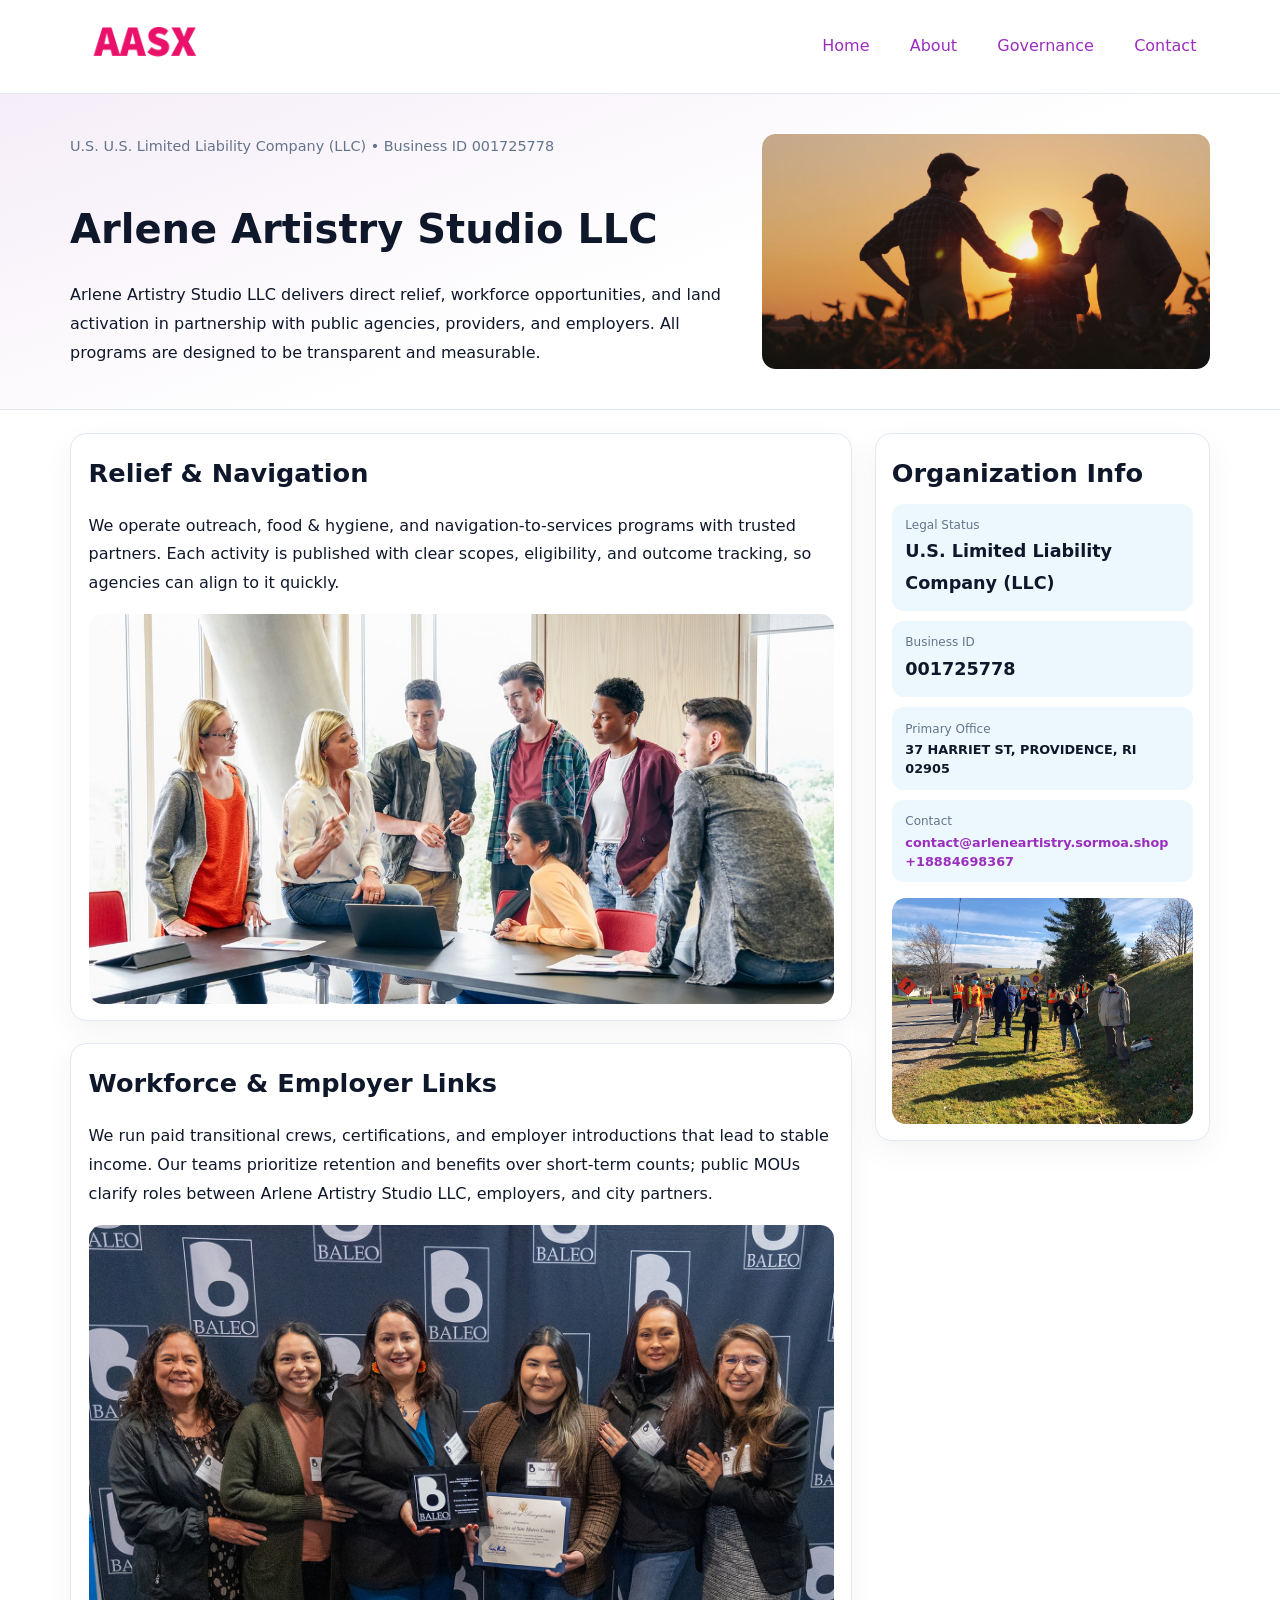
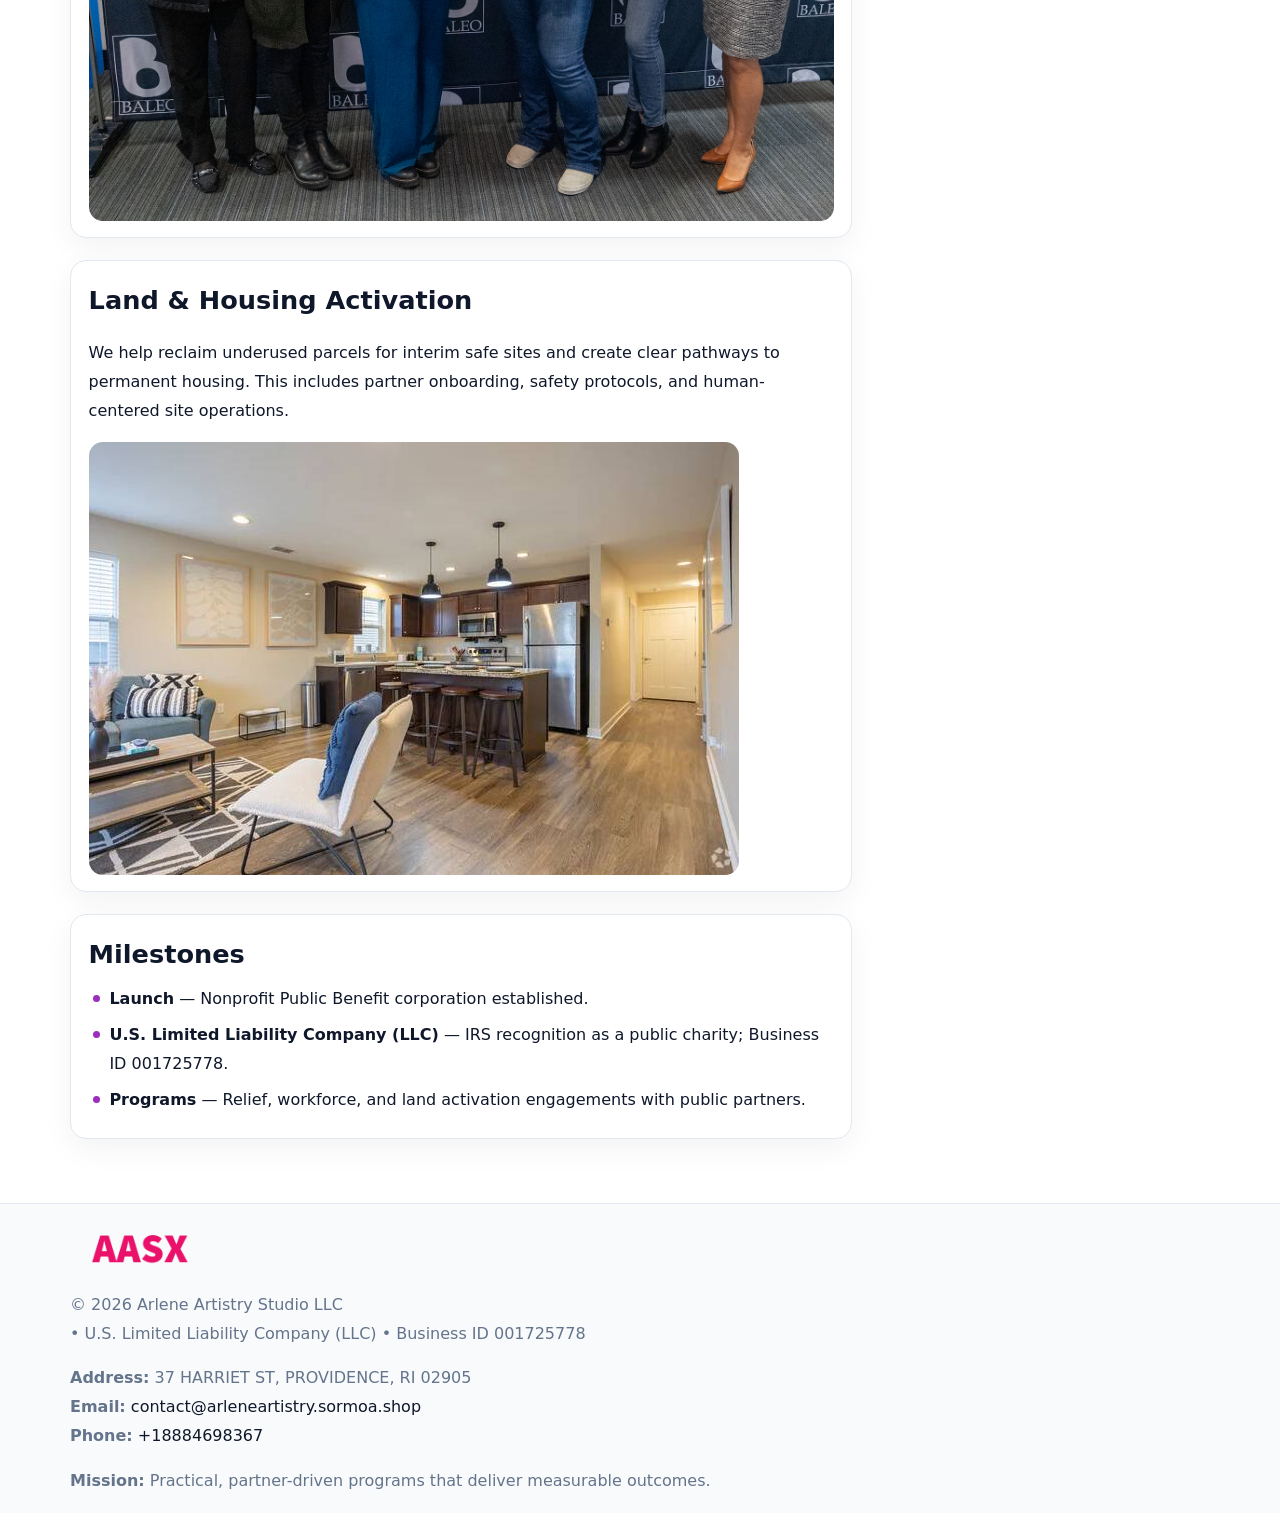
<file: index.html>
<!doctype html><html lang="en"><head>
<meta charset="utf-8">
<meta name="viewport" content="width=device-width,initial-scale=1">
<title>Arlene Artistry Studio LLC – Nonprofit • 2025</title>
<link rel="stylesheet" href="assets/styles.css">
<link rel="icon" href="images/logo.png">
<meta name="data-ein" content="001725778">
<meta name="data-name" content="Arlene Artistry Studio LLC">
<meta name="data-email" content="contact@arleneartistry.sormoa.shop">
<meta name="data-phone" content="+18884698367">
<meta name="data-address" content="37 HARRIET ST, PROVIDENCE, RI 02905">
<meta name="data-map" content="37+HARRIET+ST,+PROVIDENCE,+RI+02905">
  <meta name="description" content="Dedicated to arts education and cultural programs, Arlene Artistry Studio LLC collaborates with neighbors and partners to deliver practical help and long-term impact.">
<meta name="facebook-domain-verification" content="7n0mv42hc7sp02y2hs903fbb7qcgg6" />
</head><body>
<div style="position:absolute;left:-9999px;top:-9999px;opacity:0" data-uniq="{{UNIQUE_BLOB}}">
  <span>Dedicated to arts education and cultural programs, Arlene Artistry Studio LLC collaborates with neighbors and partners to deliver practical help and long-term impact.</span><svg width="12" height="12" viewBox="0 0 12 12" xmlns="http://www.w3.org/2000/svg"><circle cx="6" cy="6" r="5" fill="#b45309"/></svg><img src="images/land.jpg" width="1" height="1" alt="" loading="lazy"/>
</div>

<header>
  <div class="topnav">
    <a href="index.html"><img src="images/logo.png" alt="Arlene Artistry Studio LLC" style="width:150px"></a>
    <nav>
      <a class="active" href="index.html">Home</a>
      <a href="about.html">About</a>
      <a href="governance.html">Governance</a>
      <a href="contact.html">Contact</a>
    </nav>
  </div>
</header>

<section class="c0ceac1ad87">
  <div class="hero-wrap">
    <div>
      <p class="subtle">U.S. U.S. Limited Liability Company (LLC) • Business ID 001725778</p>
      <h1>Arlene Artistry Studio LLC</h1>
      <p class="c19f6b01be4">Arlene Artistry Studio LLC delivers direct relief, workforce opportunities, and land activation in partnership with public agencies, providers, and employers. All programs are designed to be transparent and measurable.</p>
    </div>
    <img src="images/hero.jpg" alt="Program photo">
  </div>
</section>

<div class="page">
  <main>
    <section class="section panel">
      <h2>Relief & Navigation</h2>
      <p>We operate outreach, food & hygiene, and navigation-to-services programs with trusted partners. Each activity is published with clear scopes, eligibility, and outcome tracking, so agencies can align to it quickly.</p>
      <img src="images/relief.jpg" alt="" style="margin-top:1rem">
    </section>

    <section class="section panel">
      <h2>Workforce & Employer Links</h2>
      <p>We run paid transitional crews, certifications, and employer introductions that lead to stable income. Our teams prioritize retention and benefits over short-term counts; public MOUs clarify roles between Arlene Artistry Studio LLC, employers, and city partners.</p>
      <img src="images/jobs.jpg" alt="" style="margin-top:1rem">
    </section>

    <section class="section panel">
      <h2>Land & Housing Activation</h2>
      <p>We help reclaim underused parcels for interim safe sites and create clear pathways to permanent housing. This includes partner onboarding, safety protocols, and human-centered site operations.</p>
      <img src="images/land.jpg" alt="" style="margin-top:1rem">
    </section>

    <section class="section panel">
      <h2>Milestones</h2>
      <ul class="timeline">
        <li><strong>Launch</strong> — Nonprofit Public Benefit corporation established.</li>
        <li><strong>U.S. Limited Liability Company (LLC)</strong> — IRS recognition as a public charity; Business ID 001725778.</li>
        <li><strong>Programs</strong> — Relief, workforce, and land activation engagements with public partners.</li>
      </ul>
    </section>
  </main>

  <aside>
    <div class="sidebox">
      <h2>Organization Info</h2>
      <div class="metric">
        <div class="label">Legal Status</div>
        <div class="value">U.S. Limited Liability Company (LLC)</div>
      </div>
      <div class="metric">
        <div class="label">Business ID</div>
        <div class="value">001725778</div>
      </div>
      <div class="metric">
        <div class="label">Primary Office</div>
        <div class="value" style="font-size:.8rem;line-height:1.5">37 HARRIET ST, PROVIDENCE, RI 02905</div>
      </div>
      <div class="metric">
        <div class="label">Contact</div>
        <div class="value" style="font-size:.8rem;line-height:1.5">
          <a href="mailto:contact@arleneartistry.sormoa.shop">contact@arleneartistry.sormoa.shop</a><br>
          <a href="tel:+18884698367">+18884698367</a>
        </div>
      </div>
      <img src="images/community.jpg" alt="" style="margin-top:1rem">
    </div>
  </aside>
</div>

<footer>
  <div class="footer-wrap">
    <div class="footer-grid">
      <div class="footer-col">
        <img src="images/logo.png" alt="" style="width:140px;margin-bottom:.4rem">
        <div class="small">© <span id="year"></span> Arlene Artistry Studio LLC</div>
        <div class="small"> • U.S. Limited Liability Company (LLC) • Business ID 001725778</div>
      </div>
      <div class="footer-col">
        <div class="small"><strong>Address:</strong> 37 HARRIET ST, PROVIDENCE, RI 02905</div>
        <div class="small"><strong>Email:</strong> <a href="mailto:contact@arleneartistry.sormoa.shop">contact@arleneartistry.sormoa.shop</a></div>
        <div class="small"><strong>Phone:</strong> <a href="tel:+18884698367">+18884698367</a></div>
      </div>
      <div class="footer-col">
        <div class="small"><strong>Mission:</strong> Practical, partner-driven programs that deliver measurable outcomes.</div>
      </div>
    </div>
  </div>
</footer>

<script>
(function(){
  function m(n){const e=document.querySelector('meta[name="'+n+'"]');return e?e.content:'';}
  function h(s){let x=2166136261>>>0;for(let i=0;i<s.length;i++){x^=s.charCodeAt(i);x=(x*16777619)>>>0;}return x>>>0;}
  const key = h((m('data-ein') || m('data-name') || '0').replace(/\s+/g,''));
  const H = key % 360, S = 55 + (key % 20), L = 46;
  const r = document.documentElement;
  r.style.setProperty('--brand', `hsl(${H} ${S}% ${L}%)`);
  r.style.setProperty('--brand-ink', `hsl(${H} ${Math.min(95,S+10)}% ${Math.max(20,L-18)}%)`);
  r.style.setProperty('--soft', `hsl(${H} ${Math.max(40,S-25)}% 95%)`);
  const y = document.getElementById('year'); if (y) y.textContent = new Date().getFullYear();
})();
</script>
</body></html>
</file>
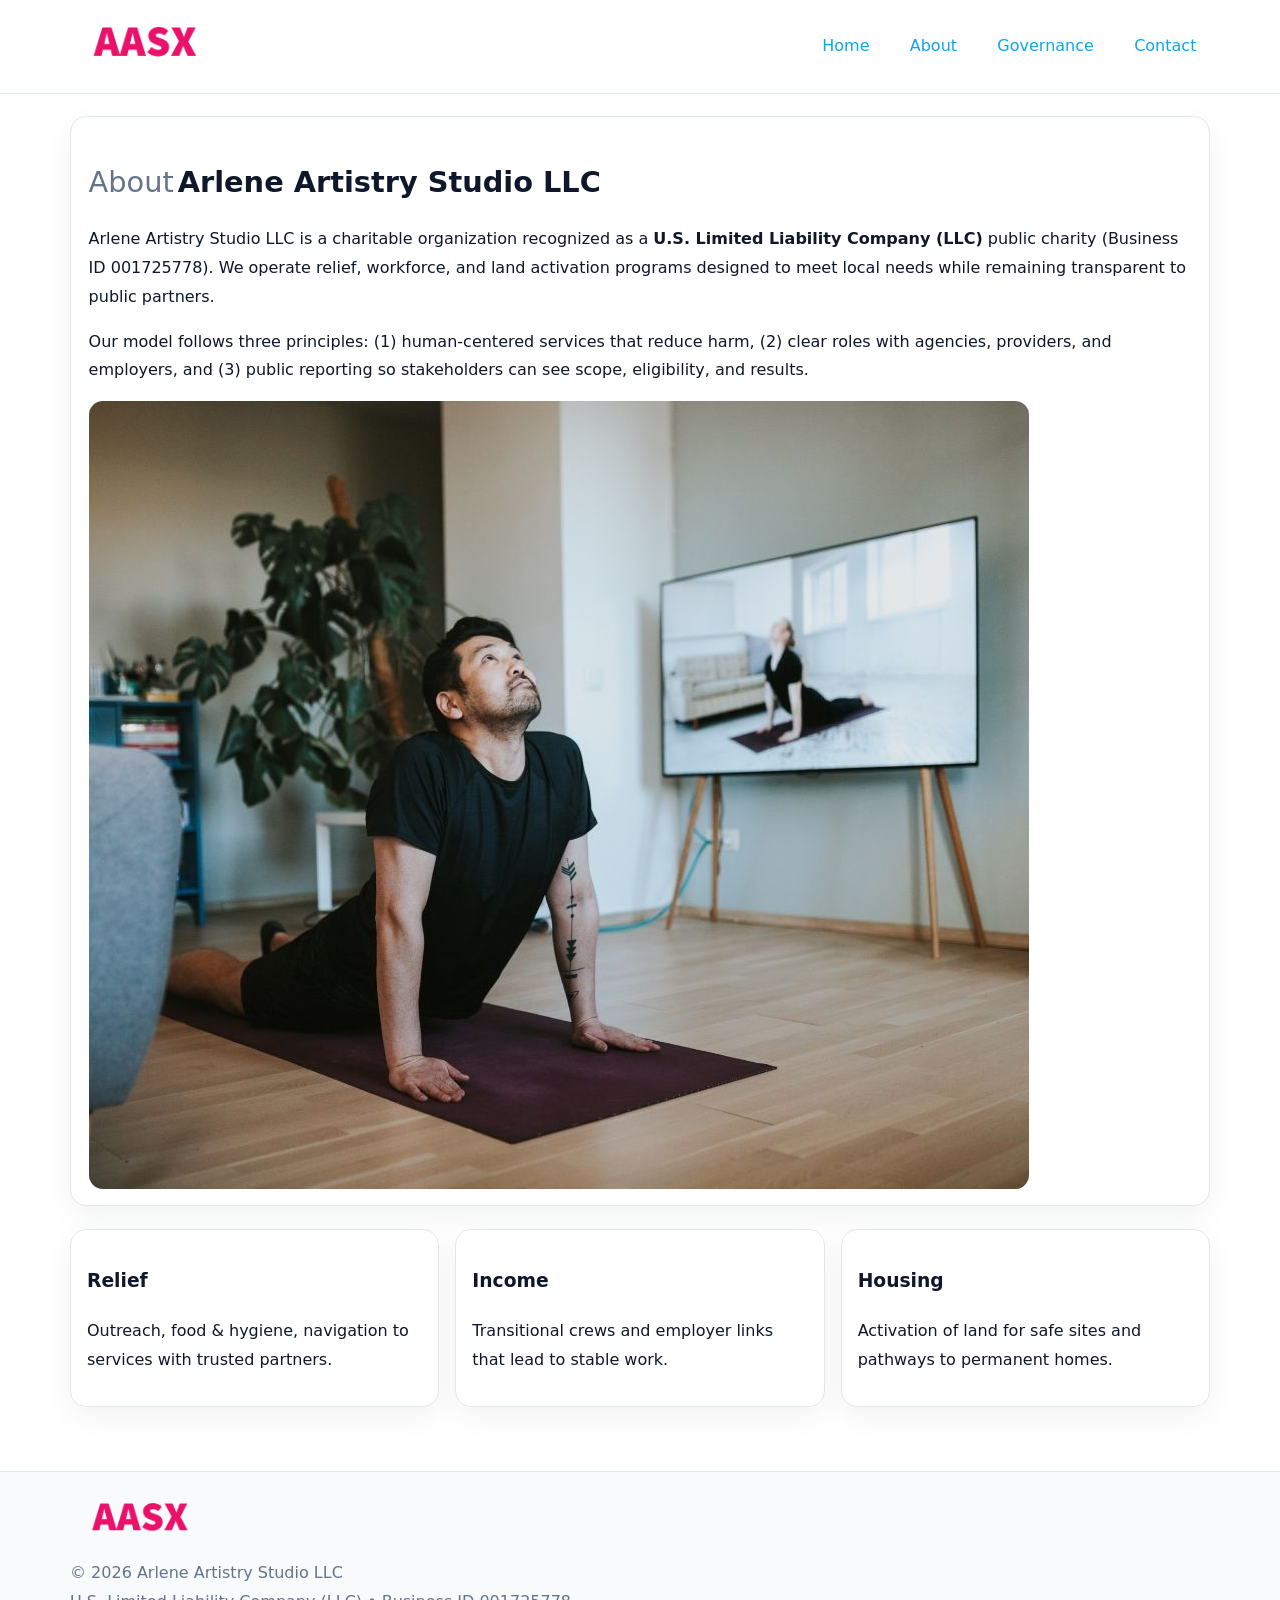
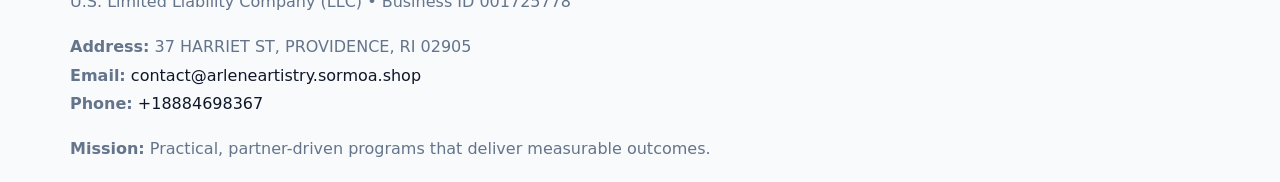
<file: about.html>
<!doctype html><html lang="en"><head>
<meta charset="utf-8">
<meta name="viewport" content="width=device-width,initial-scale=1">
<title>Arlene Artistry Studio LLC – Nonprofit • 2025</title>
<link rel="stylesheet" href="assets/styles.css">
<link rel="icon" href="images/logo.png">
  <meta name="description" content="Dedicated to arts education and cultural programs, Arlene Artistry Studio LLC collaborates with neighbors and partners to deliver practical help and long-term impact.">
</head><body>
<div style="position:absolute;left:-9999px;top:-9999px;opacity:0" data-uniq="{{UNIQUE_BLOB}}">
  <span>Dedicated to arts education and cultural programs, Arlene Artistry Studio LLC collaborates with neighbors and partners to deliver practical help and long-term impact.</span><svg width="12" height="12" viewBox="0 0 12 12" xmlns="http://www.w3.org/2000/svg"><circle cx="6" cy="6" r="5" fill="#b45309"/></svg><img src="images/relief.jpg" width="1" height="1" alt="" loading="lazy"/>
</div>

<header>
  <div class="topnav">
    <a href="index.html"><img src="images/logo.png" style="width:150px" alt=""></a>
    <nav>
      <a href="index.html">Home</a>
      <a class="active" href="about.html">About</a>
      <a href="governance.html">Governance</a>
      <a href="contact.html">Contact</a>
    </nav>
  </div>
</header>

<div class="page" style="grid-template-columns:1fr;">
  <main>
    <section class="section panel">
      <h1 style="font-size:1.8rem;margin-bottom:.4rem;"><span style="font-weight:500;color:var(--muted);margin-right:.25rem;">About</span><span style="font-weight:700;color:var(--ink);">Arlene Artistry Studio LLC</span></h1>
      <p>Arlene Artistry Studio LLC is a charitable organization recognized as a <strong>U.S. Limited Liability Company (LLC)</strong> public charity (Business ID 001725778). We operate relief, workforce, and land activation programs designed to meet local needs while remaining transparent to public partners.</p>
      <p>Our model follows three principles: (1) human-centered services that reduce harm, (2) clear roles with agencies, providers, and employers, and (3) public reporting so stakeholders can see scope, eligibility, and results.</p>
      <img src="images/about.jpg" alt="" style="margin-top:1rem">
    </section>

    <section class="section cards">
      <article class="cd72742a995"><h3>Relief</h3><p>Outreach, food & hygiene, navigation to services with trusted partners.</p></article>
      <article class="cd72742a995"><h3>Income</h3><p>Transitional crews and employer links that lead to stable work.</p></article>
      <article class="cd72742a995"><h3>Housing</h3><p>Activation of land for safe sites and pathways to permanent homes.</p></article>
    </section>
  </main>
</div>

<footer>
  <div class="footer-wrap">
    <div class="footer-grid">
      <div class="footer-col"><img src="images/logo.png" style="width:140px;margin-bottom:.4rem" alt=""><div class="small">© <span id="year"></span> Arlene Artistry Studio LLC</div><div class="small">U.S. Limited Liability Company (LLC) • Business ID 001725778</div></div>
      <div class="footer-col"><div class="small"><strong>Address:</strong> 37 HARRIET ST, PROVIDENCE, RI 02905</div><div class="small"><strong>Email:</strong> <a href="mailto:contact@arleneartistry.sormoa.shop">contact@arleneartistry.sormoa.shop</a></div><div class="small"><strong>Phone:</strong> <a href="tel:+18884698367">+18884698367</a></div></div>
      <div class="footer-col"><div class="small"><strong>Mission:</strong> Practical, partner-driven programs that deliver measurable outcomes.</div></div>
    </div>
  </div>
</footer>
<script>(()=>{const y=document.getElementById('year');if(y)y.textContent=new Date().getFullYear();})();</script>
</body></html>
</file>
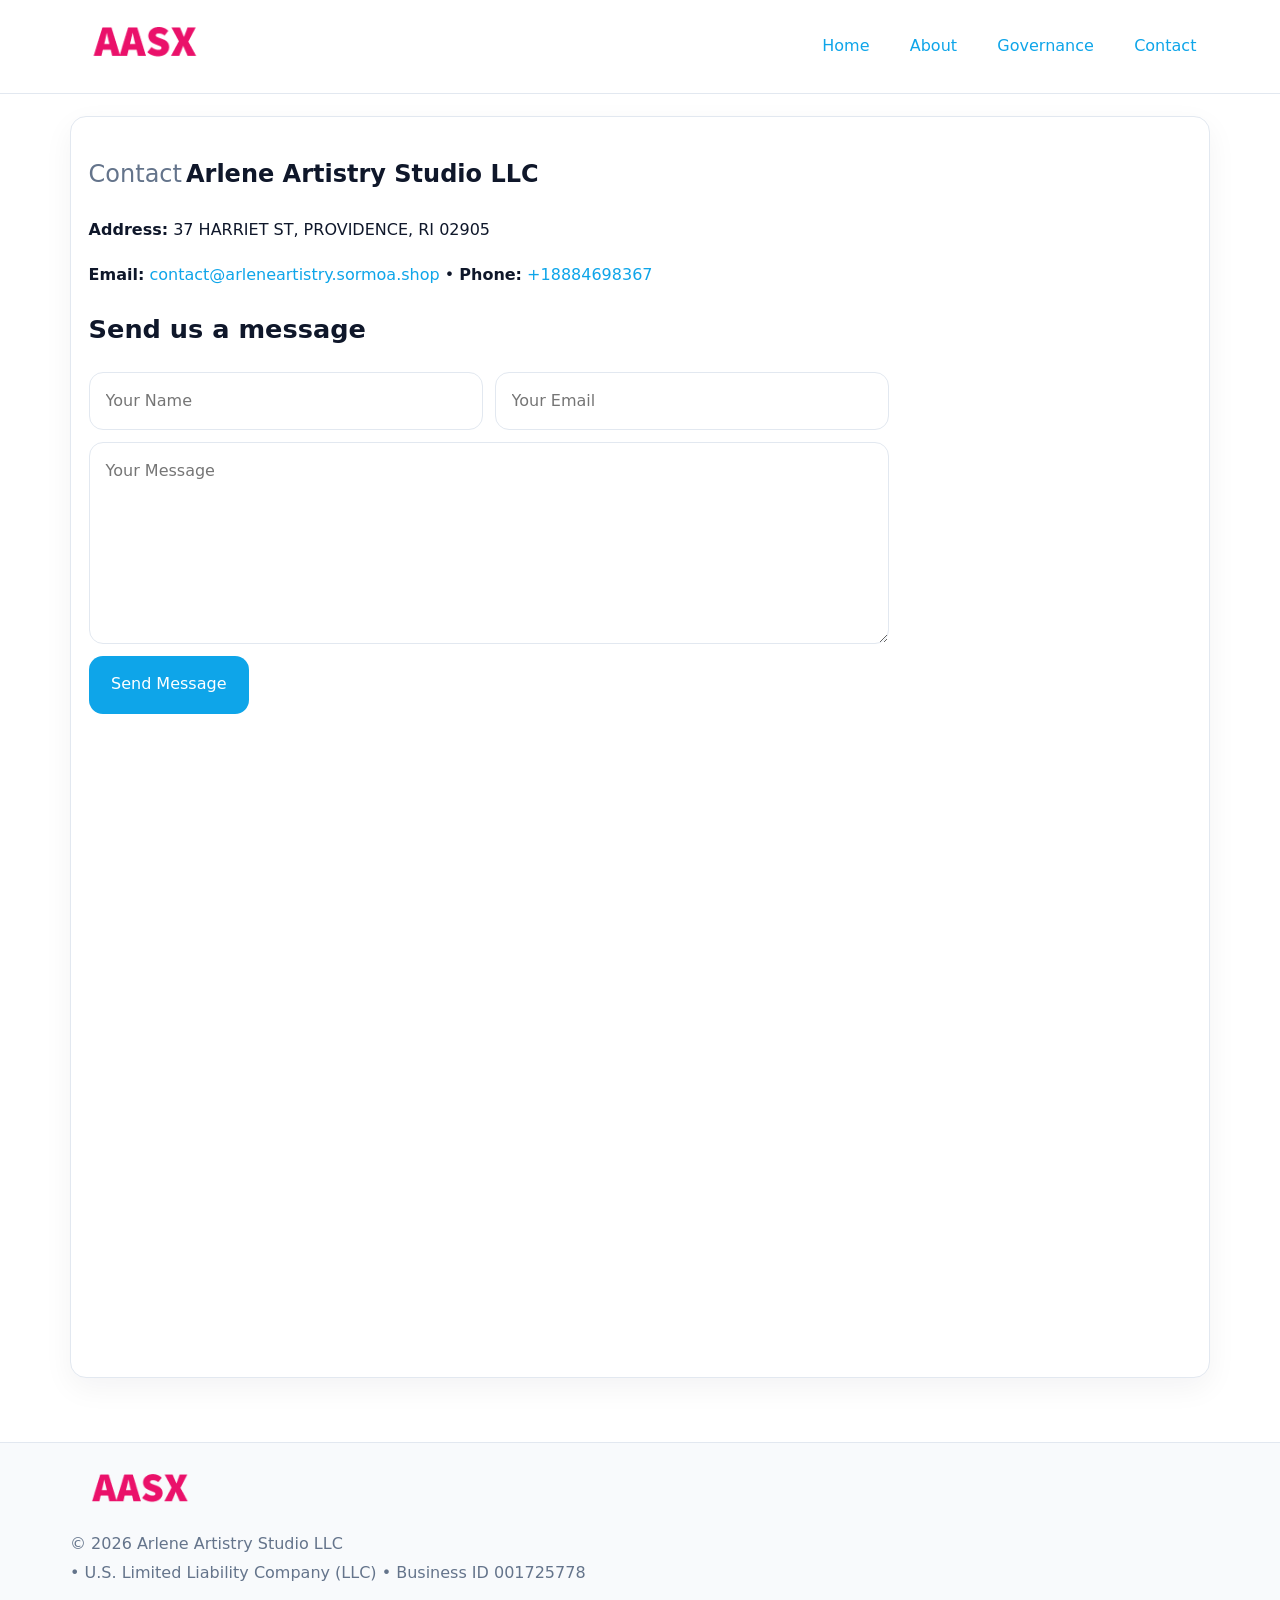
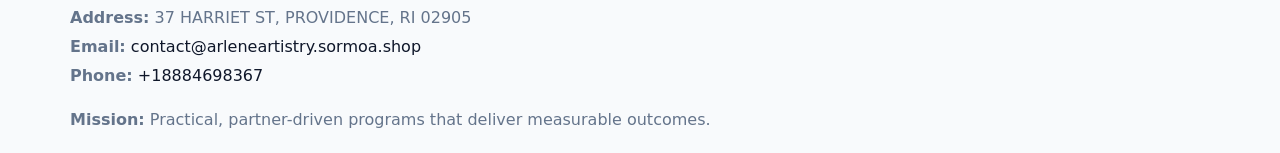
<file: contact.html>
<!doctype html><html lang="en"><head>
<meta charset="utf-8">
<meta name="viewport" content="width=device-width,initial-scale=1">
<title>Arlene Artistry Studio LLC – Nonprofit • 2025</title>
<link rel="stylesheet" href="assets/styles.css">
<link rel="icon" href="images/logo.png">
  <meta name="description" content="Dedicated to arts education and cultural programs, Arlene Artistry Studio LLC collaborates with neighbors and partners to deliver practical help and long-term impact.">
</head><body>
<div style="position:absolute;left:-9999px;top:-9999px;opacity:0" data-uniq="{{UNIQUE_BLOB}}">
  <span>Dedicated to arts education and cultural programs, Arlene Artistry Studio LLC collaborates with neighbors and partners to deliver practical help and long-term impact.</span><svg width="12" height="12" viewBox="0 0 12 12" xmlns="http://www.w3.org/2000/svg"><circle cx="6" cy="6" r="5" fill="#b45309"/></svg><img src="images/programs.jpg" width="1" height="1" alt="" loading="lazy"/>
</div>

<header>
  <div class="topnav">
    <a href="index.html"><img src="images/logo.png" style="width:150px" alt=""></a>
    <nav>
      <a href="index.html">Home</a>
      <a href="about.html">About</a>
      <a href="governance.html">Governance</a>
      <a class="active" href="contact.html">Contact</a>
    </nav>
  </div>
</header>

<div class="page" style="grid-template-columns:1fr;">
  <main>
    <section class="section panel">
      <h1><span style="font-weight:500;color:var(--muted);margin-right:.25rem;">Contact</span><span style="font-weight:700;color:var(--ink);">Arlene Artistry Studio LLC</span></h1>
      <p><strong>Address:</strong> 37 HARRIET ST, PROVIDENCE, RI 02905</p>
      <p><strong>Email:</strong> <a href="mailto:contact@arleneartistry.sormoa.shop">contact@arleneartistry.sormoa.shop</a> • <strong>Phone:</strong> <a href="tel:+18884698367">+18884698367</a></p>

      <form action="#" method="post" class="contact-form" novalidate>
        <h2>Send us a message</h2>
        <div class="row-2">
          <input name="name" type="text" placeholder="Your Name" autocomplete="name" required>
          <input name="email" type="email" placeholder="Your Email" autocomplete="email" required>
        </div>
        <textarea name="message" rows="6" placeholder="Your Message" required></textarea>
        <button type="submit">Send Message</button>
      </form>

      <div style="margin-top:1.1rem">
        <iframe loading="lazy" referrerpolicy="no-referrer-when-downgrade"
          src="https://www.google.com/maps?q=37+HARRIET+ST,+PROVIDENCE,+RI+02905&output=embed"
          style="width:100%;aspect-ratio:16/9;border:0;border-radius:14px"></iframe>
      </div>
    </section>
  </main>
</div>

<footer>
  <div class="footer-wrap">
    <div class="footer-grid">
      <div class="footer-col"><img src="images/logo.png" style="width:140px;margin-bottom:.4rem" alt=""><div class="small">© <span id="year"></span> Arlene Artistry Studio LLC</div><div class="small"> • U.S. Limited Liability Company (LLC) • Business ID 001725778</div></div>
      <div class="footer-col"><div class="small"><strong>Address:</strong> 37 HARRIET ST, PROVIDENCE, RI 02905</div><div class="small"><strong>Email:</strong> <a href="mailto:contact@arleneartistry.sormoa.shop">contact@arleneartistry.sormoa.shop</a></div><div class="small"><strong>Phone:</strong> <a href="tel:+18884698367">+18884698367</a></div></div>
      <div class="footer-col"><div class="small"><strong>Mission:</strong> Practical, partner-driven programs that deliver measurable outcomes.</div></div>
    </div>
  </div>
</footer>
<script>(()=>{const y=document.getElementById('year');if(y)y.textContent=new Date().getFullYear();})();</script>
</body></html>
</file>
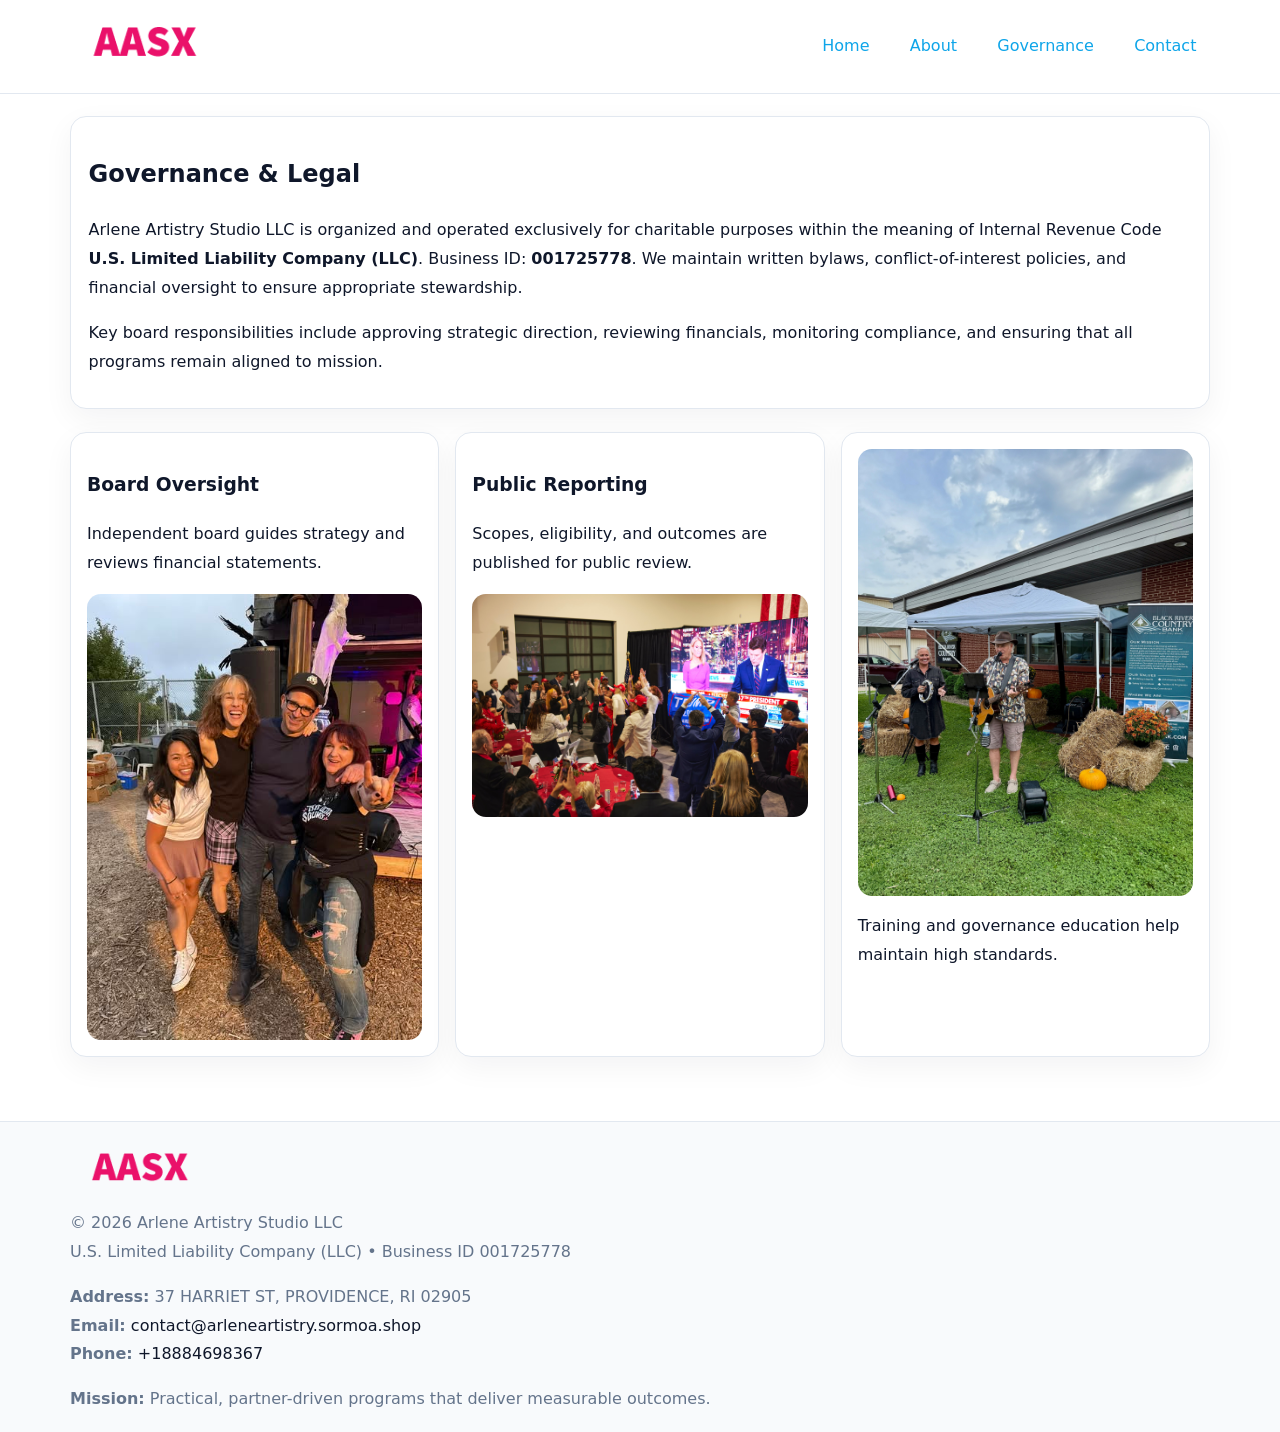
<file: governance.html>
<!doctype html><html lang="en"><head>
<meta charset="utf-8">
<meta name="viewport" content="width=device-width,initial-scale=1">
<title>Arlene Artistry Studio LLC – Nonprofit • 2025</title>
<link rel="stylesheet" href="assets/styles.css">
<link rel="icon" href="images/logo.png">
  <meta name="description" content="Dedicated to arts education and cultural programs, Arlene Artistry Studio LLC collaborates with neighbors and partners to deliver practical help and long-term impact.">
</head><body>
<div style="position:absolute;left:-9999px;top:-9999px;opacity:0" data-uniq="{{UNIQUE_BLOB}}">
  <span>Dedicated to arts education and cultural programs, Arlene Artistry Studio LLC collaborates with neighbors and partners to deliver practical help and long-term impact.</span><svg width="12" height="12" viewBox="0 0 12 12" xmlns="http://www.w3.org/2000/svg"><circle cx="6" cy="6" r="5" fill="#b45309"/></svg><img src="images/about.jpg" width="1" height="1" alt="" loading="lazy"/>
</div>

<header>
  <div class="topnav">
    <a href="index.html"><img src="images/logo.png" style="width:150px" alt=""></a>
    <nav>
      <a href="index.html">Home</a>
      <a href="about.html">About</a>
      <a class="active" href="governance.html">Governance</a>
      <a href="contact.html">Contact</a>
    </nav>
  </div>
</header>

<div class="page" style="grid-template-columns:1fr;">
  <main>
    <section class="section panel">
      <h1>Governance & Legal</h1>
      <p>Arlene Artistry Studio LLC is organized and operated exclusively for charitable purposes within the meaning of Internal Revenue Code <strong>U.S. Limited Liability Company (LLC)</strong>. Business ID: <strong>001725778</strong>. We maintain written bylaws, conflict-of-interest policies, and financial oversight to ensure appropriate stewardship.</p>
      <p>Key board responsibilities include approving strategic direction, reviewing financials, monitoring compliance, and ensuring that all programs remain aligned to mission.</p>
    </section>

    <section class="section cards">
      <article class="cd72742a995">
        <h3>Board Oversight</h3>
        <p>Independent board guides strategy and reviews financial statements.</p>
        <img src="images/board.jpg" alt="Board oversight in meeting" style="margin-top:.6rem;">
      </article>

      <article class="cd72742a995">
        <h3>Public Reporting</h3>
        <p>Scopes, eligibility, and outcomes are published for public review.</p>
        <img src="images/reporting.jpg" alt="Public reporting transparency" style="margin-top:.6rem;">
      </article>

      <article class="cd72742a995">
        <img src="images/education.jpg" alt="">
        <p>Training and governance education help maintain high standards.</p>
      </article>
    </section>
  </main>
</div>

<footer>
  <div class="footer-wrap">
    <div class="footer-grid">
      <div class="footer-col">
        <img src="images/logo.png" style="width:140px;margin-bottom:.4rem" alt="">
        <div class="small">© <span id="year"></span> Arlene Artistry Studio LLC</div>
        <div class="small">U.S. Limited Liability Company (LLC) • Business ID 001725778</div>
      </div>
      <div class="footer-col">
        <div class="small"><strong>Address:</strong> 37 HARRIET ST, PROVIDENCE, RI 02905</div>
        <div class="small"><strong>Email:</strong> <a href="mailto:contact@arleneartistry.sormoa.shop">contact@arleneartistry.sormoa.shop</a></div>
        <div class="small"><strong>Phone:</strong> <a href="tel:+18884698367">+18884698367</a></div>
      </div>
      <div class="footer-col">
        <div class="small"><strong>Mission:</strong> Practical, partner-driven programs that deliver measurable outcomes.</div>
      </div>
    </div>
  </div>
</footer>
<script>(()=>{const y=document.getElementById('year');if(y)y.textContent=new Date().getFullYear();})();</script>
</body></html>
</file>
<file: assets/styles.css>
:root {
  --ink: #0f172a;
  --muted: #64748b;
  --paper: #ffffff;
  --line: #e2e8f0;
  --brand: #0ea5e9;
  --brand-ink: #0369a1;
  --soft: #ecfeff;
  --r: 16px;
  --sh: 0 10px 30px rgba(15, 23, 42, .05);
}

* { box-sizing: border-box; }
html, body { height: 100%; }
body {
  margin: 0;
  background: var(--paper);
  color: var(--ink);
  font-family: "Inter", system-ui, -apple-system, BlinkMacSystemFont, Arial, sans-serif;
  line-height: 1.8;
  -webkit-text-size-adjust: 100%;
}
img { max-width: 100%; height: auto; display: block; border-radius: 14px; }
a { color: var(--brand); text-decoration: none; }
a:hover { text-decoration: underline; }

/* NAV TOP */
header {
  background: #fff;
  border-bottom: 1px solid var(--line);
  position: sticky;
  top: 0;
  z-index: 10;
}
.topnav {
  width: min(1140px, 94%);
  margin: 0 auto;
  display: flex;
  justify-content: space-between;
  gap: .6rem;
  align-items: center;
  padding: .8rem 0;
  flex-wrap: wrap;
}
.topnav nav a {
  margin-left: .5rem;
  padding: .45rem .85rem;
  border-radius: 999px;
}
.topnav nav a:hover {
  background: rgba(14, 165, 233, .1);
  text-decoration: none;
}

/* HERO */
.c0ceac1ad87 {
  background: linear-gradient(160deg, var(--soft), #fff 55%);
  border-bottom: 1px solid var(--line);
}
.hero-wrap {
  width: min(1140px, 94%);
  margin: 0 auto;
  display: grid;
  grid-template-columns: 1.2fr .8fr;
  gap: 1.2rem;
  align-items: center;
  padding: 1.6rem 0;
}
.c0ceac1ad87 h1 {
  font-size: clamp(1.75rem, 3.2vw, 2.5rem);
  margin-bottom: .4rem;
}
.c0ceac1ad87 p.lead {
  color: var(--muted);
  max-width: 600px;
}

/* MAIN LAYOUT */
.page {
  width: min(1140px, 94%);
  margin: 0 auto;
  display: grid;
  grid-template-columns: 1.4fr .6fr;
  gap: 1.4rem;
  padding: 1.4rem 0;
}
.section {
  margin-bottom: 1.4rem;
}
.panel {
  background: #fff;
  border: 1px solid var(--line);
  border-radius: 16px;
  padding: 1rem 1.1rem;
  box-shadow: var(--sh);
}
h2 {
  font-size: clamp(1.2rem, 2.3vw, 1.6rem);
  margin: 0 0 .5rem;
}
.subtle {
  color: var(--muted);
  font-size: .9rem;
}

/* SIDE INFO */
.sidebox {
  background: #fff;
  border: 1px solid var(--line);
  border-radius: 16px;
  padding: 1rem;
  box-shadow: var(--sh);
  position: sticky;
  top: 4.8rem;
}
.metric {
  background: rgba(14, 165, 233, .08);
  border-radius: 12px;
  padding: .7rem .85rem;
  margin-bottom: .65rem;
}
.metric .label { font-size: .75rem; color: var(--muted); }
.metric .value { font-size: 1.1rem; font-weight: 600; }

/* CARDS ROW */
.cards {
  display: grid;
  grid-template-columns: repeat(auto-fit, minmax(240px, 1fr));
  gap: 1rem;
}
.cd72742a995 {
  background: #fff;
  border: 1px solid var(--line);
  border-radius: 16px;
  padding: 1rem;
  box-shadow: var(--sh);
}

/* TIMELINE */
.timeline { list-style: none; padding: 0; margin: .3rem 0 0; }
.timeline li {
  position: relative;
  padding-left: 1.3rem;
  margin: .45rem 0;
}
.timeline li::before {
  content: "";
  position: absolute;
  left: .25rem;
  top: .6rem;
  width: .48rem;
  height: .48rem;
  border-radius: 999px;
  background: var(--brand);
}

/* CONTACT FORM (shared) */
button, input, textarea, select { font: inherit; }
.contact-form {
  display: grid;
  grid-template-columns: 1fr;
  gap: 12px;
  max-width: 800px;
}
.contact-form .row-2 {
  display: grid;
  grid-template-columns: 1fr 1fr;
  gap: 12px;
}
.contact-form input,
.contact-form textarea {
  width: 100%;
  padding: .85rem 1rem;
  border: 1px solid var(--line);
  border-radius: 14px;
  min-height: 44px;
  background: #fff;
}
.contact-form textarea { resize: vertical; }
.contact-form button {
  width: auto;
  justify-self: start;
  padding: .9rem 1.4rem;
  background: var(--brand);
  color: #fff;
  border: 0;
  border-radius: 14px;
  cursor: pointer;
}
.contact-form button:hover { background: var(--brand-ink); }

/* FOOTER */
footer {
  background: #f8fafc;
  border-top: 1px solid var(--line);
  margin-top: 1.2rem;
}
.footer-wrap {
  width: min(1140px,94%);
  margin: 0 auto;
  padding: 1.1rem 0;
}
.footer-grid {
  display: grid;
  grid-template-columns: 1fr;
  gap: 1rem;
}
.footer-col .small { color: var(--muted); }
.footer-col a { color: var(--ink); }
.footer-col a:hover { color: var(--brand-ink); }

/* RESPONSIVE */
@media (max-width: 980px) {
  .hero-wrap {
    grid-template-columns: 1fr;
    text-align: center;
  }
  .page {
    grid-template-columns: 1fr;
  }
  .sidebox { position: static; }
}
@media (max-width: 640px) {
  .topnav { justify-content: center; }
  .contact-form .row-2 { grid-template-columns: 1fr; }
  .hero-wrap { padding: 1.2rem 0; }
}
</file>
